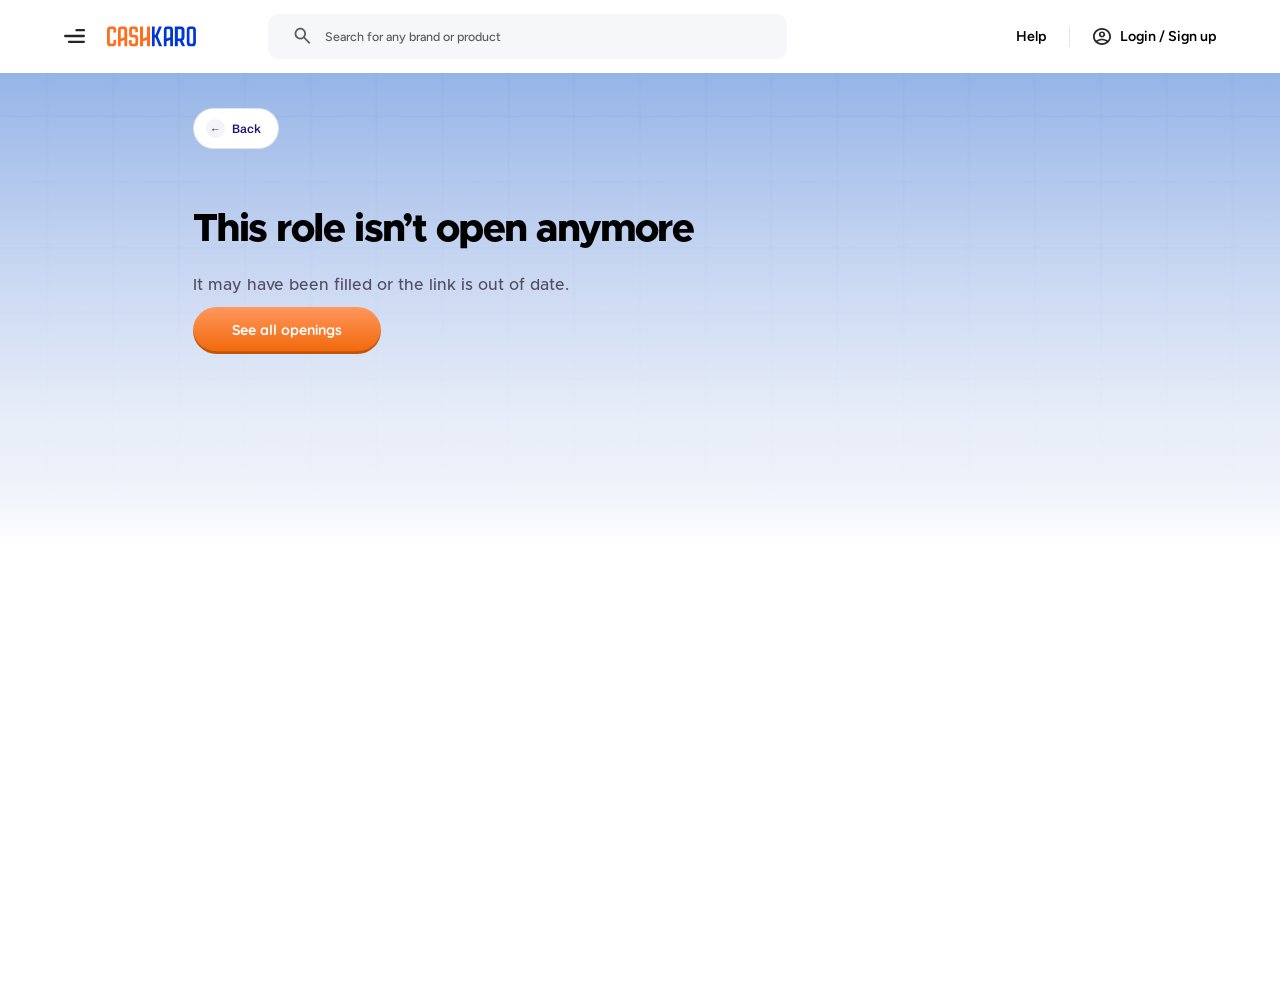
<file: job.html>
<!DOCTYPE html>
<html lang="en">
<head>
  <meta charset="UTF-8" />
  <meta name="viewport" content="width=device-width, initial-scale=1" />
  <title>Careers at CashKaro</title>
  <link rel="preconnect" href="https://fonts.googleapis.com" />
  <link rel="preconnect" href="https://fonts.gstatic.com" crossorigin />
  <link href="https://fonts.googleapis.com/css2?family=Figtree:wght@500;600&family=Quicksand:wght@700&family=Schibsted+Grotesk:wght@600&display=swap" rel="stylesheet" />
  <link rel="stylesheet" href="styles.css" />
  <link rel="stylesheet" href="jobs.css" />
  <link rel="stylesheet" href="job.css" />
</head>
<body class="jobs-page job-page">
  <!-- Sky backdrop (Figma 263:31516 + 263:31517), shared with the listing -->
  <div class="jobs-sky" aria-hidden="true">
    <div class="jobs-sky__grid"></div>
  </div>

  <!-- CashKaro site header (Figma 249:31294) -->
  <header class="ck-header">
    <div class="ck-header__start">
      <button class="ck-header__menu" type="button" aria-label="Menu"><img src="assets/ck-menu.svg" alt="" /></button>
      <a class="ck-header__logo" href="https://cashkaro.com"><img src="assets/ck-logo.svg" alt="CashKaro" /></a>
      <form class="ck-header__search" role="search">
        <label class="visually-hidden" for="ck-query">Search CashKaro</label>
        <img class="ck-header__search-icon" src="assets/ck-search.svg" alt="" />
        <input id="ck-query" type="search" placeholder="Search for any brand or product" autocomplete="off" />
      </form>
    </div>
    <nav class="ck-header__end">
      <a class="ck-header__help" href="#">Help</a>
      <a class="ck-header__login" href="#"><img src="assets/ck-account.svg" alt="" />Login / Sign up</a>
    </nav>
  </header>

  <main class="job">
    <!-- Back pill (Figma 263:31532) -->
    <a class="jobs-back" href="jobs.html">
      <span class="jobs-back__icon" aria-hidden="true">&larr;</span>
      Back
    </a>

    <!-- Role heading (Figma 263:31547) with the top Apply button (263:31564) level with the title -->
    <div class="job__head">
      <p class="job__category"></p>
      <h1 class="job__title"></h1>
      <a class="job-apply job__apply-top" href="#">Apply Now</a>
      <div class="job__meta">
        <span class="job__type"></span>
        <img src="assets/detail-divider.svg" alt="" />
        <span class="job__location"></span>
      </div>
    </div>

    <!-- Description (Figma 263:31560) -->
    <div class="job__body">
      <section class="job__section">
        <h2>About the role:</h2>
        <p class="job__about"></p>
      </section>
      <section class="job__section">
        <h2>What you will do:</h2>
        <ul class="job__responsibilities"></ul>
      </section>
      <section class="job__section">
        <h2>Life at CashKaro:</h2>
        <ul class="job__life"></ul>
      </section>
      <a class="job-apply job__apply-bottom" href="#">Apply Now</a>
    </div>

    <div class="job__missing" hidden>
      <h1 class="job__title">This role isn’t open anymore</h1>
      <p>It may have been filled or the link is out of date.</p>
      <a class="job-apply" href="jobs.html">See all openings</a>
    </div>
  </main>

  <script>
    // Same fit as the home page: the 1440px design scaled to the viewport width (jobs.css applies it on desktop)
    function fitPage() {
      var scale = document.documentElement.clientWidth / 1440;
      document.documentElement.style.setProperty("--page-scale", scale);
    }
    fitPage();
    window.addEventListener("resize", fitPage);
  </script>
  <script src="jobs-data.js"></script>
  <script src="job.js"></script>
</body>
</html>
</file>
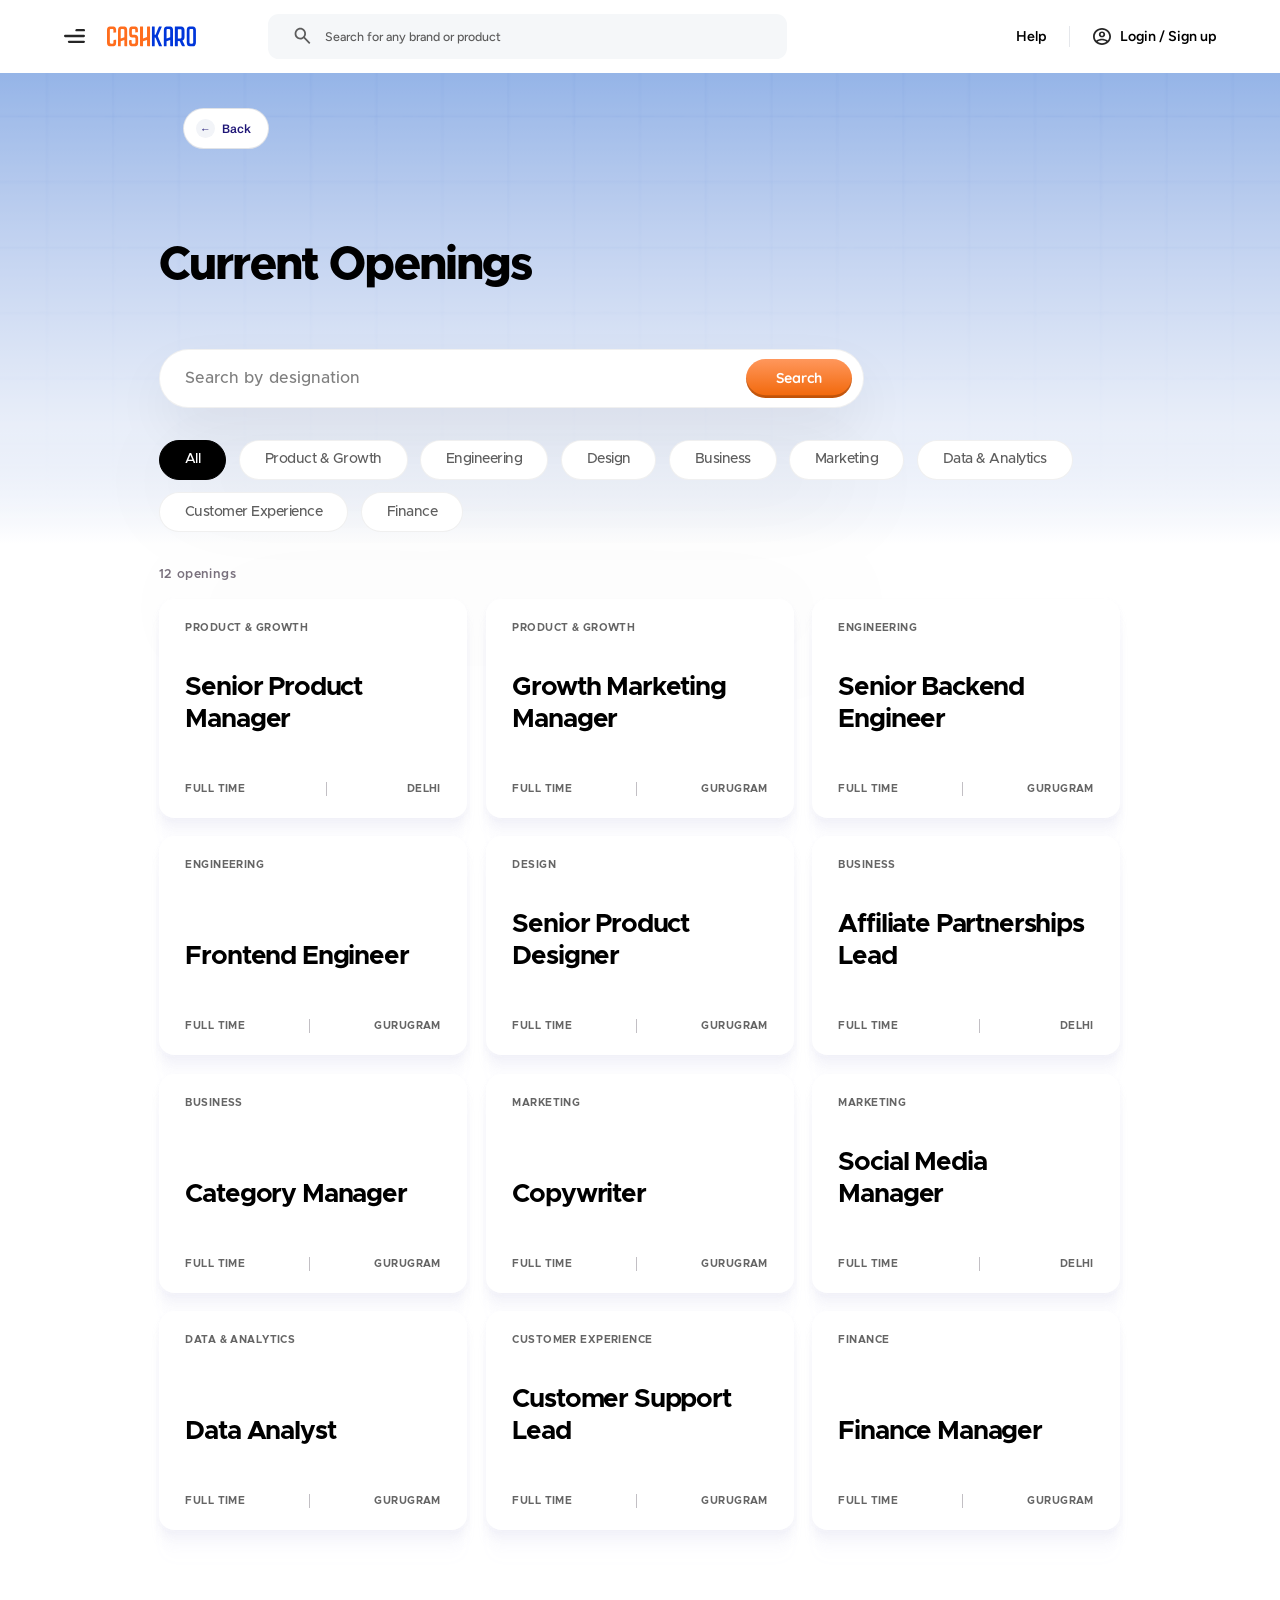
<file: jobs.html>
<!DOCTYPE html>
<html lang="en">
<head>
  <meta charset="UTF-8" />
  <meta name="viewport" content="width=device-width, initial-scale=1" />
  <title>Openings · Careers at CashKaro</title>
  <link rel="preconnect" href="https://fonts.googleapis.com" />
  <link rel="preconnect" href="https://fonts.gstatic.com" crossorigin />
  <link href="https://fonts.googleapis.com/css2?family=Figtree:wght@500;600&family=Quicksand:wght@700&family=Schibsted+Grotesk:wght@600&display=swap" rel="stylesheet" />
  <link rel="stylesheet" href="styles.css" />
  <link rel="stylesheet" href="jobs.css" />
</head>
<body class="jobs-page">
  <!-- Sky backdrop (Figma 249:30223 + 249:30224): blue fade with the grid soft-lit over it -->
  <div class="jobs-sky" aria-hidden="true">
    <div class="jobs-sky__grid"></div>
  </div>

  <!-- CashKaro site header (Figma 249:31294) -->
  <header class="ck-header">
    <div class="ck-header__start">
      <button class="ck-header__menu" type="button" aria-label="Menu"><img src="assets/ck-menu.svg" alt="" /></button>
      <a class="ck-header__logo" href="https://cashkaro.com"><img src="assets/ck-logo.svg" alt="CashKaro" /></a>
      <form class="ck-header__search" role="search">
        <label class="visually-hidden" for="ck-query">Search CashKaro</label>
        <img class="ck-header__search-icon" src="assets/ck-search.svg" alt="" />
        <input id="ck-query" type="search" placeholder="Search for any brand or product" autocomplete="off" />
      </form>
    </div>
    <nav class="ck-header__end">
      <a class="ck-header__help" href="#">Help</a>
      <a class="ck-header__login" href="#"><img src="assets/ck-account.svg" alt="" />Login / Sign up</a>
    </nav>
  </header>

  <main class="jobs">
    <!-- Back pill (Figma 249:30239) -->
    <a class="jobs-back" href="index.html">
      <span class="jobs-back__icon" aria-hidden="true">&larr;</span>
      Back
    </a>

    <h1 class="jobs__title">Current Openings</h1>

    <form class="jobs-search" role="search">
      <label class="visually-hidden" for="jobs-query">Search roles</label>
      <input class="jobs-search__input" id="jobs-query" type="search" placeholder="Search by designation" autocomplete="off" />
      <button class="jobs-search__button" type="submit">Search</button>
    </form>

    <div class="jobs-filters" role="group" aria-label="Filter by team"></div>

    <p class="jobs__count" aria-live="polite"></p>
    <div class="jobs-grid"></div>
    <p class="jobs__empty" hidden>No roles match that search. Try another designation or location.</p>
  </main>

  <script>
    // Same fit as the home page: the 1440px design scaled to the viewport width (jobs.css applies it on desktop)
    function fitPage() {
      var scale = document.documentElement.clientWidth / 1440;
      document.documentElement.style.setProperty("--page-scale", scale);
    }
    fitPage();
    window.addEventListener("resize", fitPage);
  </script>
  <script src="jobs-data.js"></script>
  <script src="jobs.js"></script>
</body>
</html>
</file>
<file: styles.css>
@font-face {
  font-family: "Metropolis";
  src: url("assets/fonts/Metropolis-Medium.otf") format("opentype");
  font-weight: 500;
  font-style: normal;
  font-display: swap;
}

@font-face {
  font-family: "Metropolis";
  src: url("assets/fonts/Metropolis-Regular.otf") format("opentype");
  font-weight: 400;
  font-style: normal;
  font-display: swap;
}

@font-face {
  font-family: "Metropolis";
  src: url("assets/fonts/Metropolis-SemiBold.otf") format("opentype");
  font-weight: 600;
  font-style: normal;
  font-display: swap;
}

@font-face {
  font-family: "Metropolis";
  src: url("assets/fonts/Metropolis-MediumItalic.otf") format("opentype");
  font-weight: 500;
  font-style: italic;
  font-display: swap;
}

@font-face {
  font-family: "Metropolis";
  src: url("assets/fonts/Metropolis-Bold.otf") format("opentype");
  font-weight: 700;
  font-style: normal;
  font-display: swap;
}

@font-face {
  font-family: "Metropolis";
  src: url("assets/fonts/Metropolis-ExtraBold.otf") format("opentype");
  font-weight: 800;
  font-style: normal;
  font-display: swap;
}

:root {
  --ink: #201227;
  --ink-input: #2b1935;
  --navy: #0c0757;
  --orange-top: #ff975c;
  --orange-bottom: #f16607;
  --card-border: rgba(255, 255, 255, 0.22);
  --card-shadow:
    0 0 0 2.215px var(--card-border),
    0 67.564px 18.829px 0 rgba(0, 0, 0, 0),
    0 43.197px 17.722px 0 rgba(0, 0, 0, 0.01),
    0 24.367px 14.399px 0 rgba(0, 0, 0, 0.05),
    0 11.076px 11.076px 0 rgba(0, 0, 0, 0.09),
    0 2.215px 5.538px 0 rgba(0, 0, 0, 0.1);
}

*,
*::before,
*::after {
  box-sizing: border-box;
}

html,
body {
  margin: 0;
  padding: 0;
  background: #fff;
}

body {
  -webkit-font-smoothing: antialiased;
  -moz-osx-font-smoothing: grayscale;
}

p {
  margin: 0;
}

img {
  display: block;
}

.visually-hidden {
  position: absolute;
  width: 1px;
  height: 1px;
  margin: -1px;
  padding: 0;
  overflow: hidden;
  clip: rect(0 0 0 0);
  white-space: nowrap;
  border: 0;
}

/* ---------- CashKaro site header (Figma 249:31294 / 255:31352), shared by index and jobs ---------- */

.ck-header {
  position: relative;
  display: flex;
  align-items: center;
  justify-content: space-between;
  height: 82px;
  padding: 0 72px;
  background: #fff;
  font-family: "Figtree", sans-serif;
}

.ck-header__start {
  flex: 1;
  display: flex;
  align-items: center;
  gap: 24px;
  min-width: 0;
}

.ck-header__menu {
  display: flex;
  align-items: center;
  justify-content: center;
  width: 24px;
  height: 16.364px;
  padding: 0;
  border: 0;
  background: none;
  cursor: pointer;
}

.ck-header__menu img,
.ck-header__logo img {
  display: block;
}

.ck-header__logo img {
  width: 101px;
  height: 25.25px;
}

/* Grey search field, 584px at most, 56px in from the logo */
.ck-header__search {
  position: relative;
  flex: 1;
  max-width: 584px;
  margin: 0 0 0 56px;
}

.ck-header__search-icon {
  position: absolute;
  left: 27px;
  top: 50%;
  width: 24px;
  height: 29px;
  /* The exported glyph is upside down (handle top-right); Figma shows it flipped */
  transform: translateY(-50%) scaleY(-1);
}

.ck-header__search input {
  width: 100%;
  height: 50px;
  padding: 0 12px 0 65px;
  border: 0;
  border-radius: 12px;
  outline: none;
  background: #f5f7f9;
  font-family: inherit;
  font-weight: 500;
  font-size: 14px;
  color: #262626;
}

.ck-header__search input::placeholder {
  color: #5c5c5c;
  opacity: 1;
}

.ck-header__end {
  display: flex;
  align-items: center;
  flex-shrink: 0;
  font-weight: 600;
  font-size: 16px;
  line-height: 24px;
}

.ck-header__end a {
  color: #000;
  text-decoration: none;
}

.ck-header__help {
  padding: 0 26px 0 24px;
  border-right: 2px solid #e5e7eb;
}

.ck-header__login {
  display: flex;
  align-items: center;
  gap: 8px;
  padding-left: 24px;
}

/* Account icon: 20px glyph in a 24px box */
.ck-header__login img {
  width: 20px;
  height: 20px;
  margin: 2px;
}

/* ---------- Page canvas (Figma frame "final" 1440 × 2371) ---------- */

.page {
  position: relative;
  width: 1440px;
  /* No fixed height: the canvas ends where Life at CashKaro ends, and the footer section follows */
  margin: 0;
  /* clip (not hidden) so the pinned hero can stick to the viewport */
  overflow: clip;
  /* Scale the 1440px Figma frame to the viewport width (set in index.html) */
  zoom: var(--page-scale, 1);
  background: #fff;
}

/* Header sits above the hero, whose beams and glow bleed upward past the track */
.page > .ck-header {
  z-index: 1;
}

.hero-track {
  position: relative;
  /* Hero height + the scroll distance the background stays pinned for:
     until the second card row (centre at 1273px) is half scrolled past the top */
  height: 2273px;
  isolation: isolate;
  /* Scroll progress, written by scroll.js */
  --move: 0;
  /* Cursor offset, written by parallax.js once the mouse moves */
  --px: 0;
  --py: 0;
  --swap: 0;
}

.hero__bg {
  position: sticky;
  top: 0;
  height: 1000px;
}

/* Foreground content scrolls normally over the pinned background */
.hero {
  position: absolute;
  /* Lifted 80px so the job cards peek into the first screen under the site header */
  inset: -80px 0 80px;
}

/* ---------- Background stack ---------- */

.hero__grid {
  position: absolute;
  left: 0;
  top: 0;
  width: 1440px;
  height: 1000px;
}

.hero__fade {
  position: absolute;
  left: 0;
  top: 229.69px;
  width: 1440px;
  height: 770.31px;
  background: linear-gradient(to bottom, rgba(12, 7, 87, 0), var(--navy));
}

.hero__ellipse {
  position: absolute;
  left: -56.22px;
  top: -638.6px;
  width: 1552.44px;
  height: 1552.44px;
  max-width: none;
  mix-blend-mode: plus-lighter;
}

.hero__top-glow {
  position: absolute;
  left: -1360px;
  top: 0;
  width: 2800px;
  height: 543.394px;
  max-width: none;
  mix-blend-mode: plus-lighter;
}

.hero__vignette {
  position: absolute;
  left: 0;
  top: 0;
  width: 1440px;
  height: 1000px;
}

.hero__beams {
  position: absolute;
  left: -804.56px;
  top: -650.9px;
  width: 3048.39px;
  height: 1776.1px;
  max-width: none;
  overflow: visible;
}

/* ---------- Sun rays: shadows + light fan out from the center once, then drift right to left forever ---------- */

.hero__rig {
  position: absolute;
  inset: 0;
  /* Point where the beams converge, so a one-fan rotation lines up seamlessly */
  transform-origin: 720px -1370px;
  animation:
    rays-expand 2.6s ease-out 0.4s both,
    rays-drift 42s linear 3s infinite;
}

/* Copy of the 5-beam fan rotated one fan-width (77deg) to the right, hidden until the intro ends */
.hero__beams--next {
  transform-origin: 1524.56px -719.1px;
  transform: rotate(-77deg);
}

.hero__beams--next,
.hero__beams-next {
  animation: rays-intro 0s 3s both;
}

.hero__rig-light {
  position: absolute;
  inset: 0;
  mix-blend-mode: plus-lighter;
  animation: rays-intro 2.6s ease-out 0.4s both;
}

.hero__dim {
  position: absolute;
  inset: 0;
  background: #000;
  pointer-events: none;
  animation: hero-dim 2.4s ease-out both;
}

@keyframes rays-expand {
  from {
    transform: rotate(0deg) scaleX(0.05);
  }
  to {
    transform: rotate(0deg) scaleX(1);
  }
}

@keyframes rays-drift {
  from {
    transform: rotate(0deg);
  }
  to {
    transform: rotate(77deg);
  }
}

@keyframes rays-intro {
  from {
    opacity: 0;
  }
  to {
    opacity: 1;
  }
}

@media (prefers-reduced-motion: reduce) {
  .hero__rig,
  .hero__rig-light,
  .hero__beams--next,
  .hero__beams-next,
  .hero__dim {
    animation: none;
  }

  .hero__dim {
    opacity: 0;
  }
}

@keyframes hero-dim {
  from {
    opacity: 0.75;
  }
  to {
    opacity: 0;
  }
}

/* ---------- Headline ---------- */

.headline {
  position: absolute;
  inset: 0;
  margin: 0;
  pointer-events: none;
  /* Headline shrunk 15% around the centre of the two lines */
  scale: 0.85;
  transform-origin: 720px 295px;
}

.headline__glow,
.headline__line {
  position: absolute;
  max-width: none;
}

.headline__line {
  opacity: 0.85;
}

.headline__glow {
  transition: opacity 0.6s ease-out;
}

.is-scribbling .headline__glow {
  opacity: 0;
}

.is-scribbling img.headline__line,
.is-boiling img.headline__line {
  visibility: hidden;
}

.headline__glow--1 {
  left: 415.78px;
  top: 166.44px;
  width: 608.436px;
  height: 119.222px;
}

.headline__line--1 {
  left: 428.867px;
  top: 179.523px;
  width: 582.265px;
  height: 93.051px;
}

.headline__glow--2 {
  left: 211.01px;
  top: 279.23px;
  width: 1017.975px;
  height: 144.575px;
}

.headline__line--2 {
  left: 224.37px;
  top: 292.574px;
  width: 991.26px;
  height: 117.877px;
}

/* ---------- Search bar ---------- */

.search {
  position: absolute;
  /* Centered on the same point as the previous two-field bar */
  left: 360px;
  top: 449.393px;
  width: 720px;
  height: 76px;
  box-sizing: border-box;
  display: flex;
  align-items: center;
  justify-content: center;
  gap: 24px;
  padding: 12px 12px 12px 44px;
  margin: 0;
  overflow: clip;
  background: #fff;
  border: 2px solid rgba(0, 0, 0, 0.06);
  border-radius: 88px;
  box-shadow:
    0 717px 201px 0 rgba(0, 0, 0, 0),
    0 459px 183px 0 rgba(0, 0, 0, 0.01),
    0 258px 155px 0 rgba(0, 0, 0, 0.03),
    0 115px 115px 0 rgba(0, 0, 0, 0.05),
    0 29px 63px 0 rgba(0, 0, 0, 0.06);
}

.search__field {
  display: flex;
  align-items: center;
  width: 499px;
  flex-shrink: 0;
}

.search__input {
  width: 100%;
  padding: 0;
  margin: 0;
  border: 0;
  outline: none;
  background: transparent;
  font-family: "Metropolis", sans-serif;
  font-weight: 500;
  font-size: 18px;
  line-height: normal;
  letter-spacing: -0.72px;
  color: var(--ink-input);
}

.search__input::placeholder {
  color: var(--ink-input);
  opacity: 0.3;
}

.search__button {
  position: relative;
  flex-shrink: 0;
  display: flex;
  align-items: center;
  justify-content: center;
  height: 52px;
  padding: 20px 44px;
  overflow: clip;
  border: 0;
  border-radius: 44px;
  background: linear-gradient(to bottom, var(--orange-top), var(--orange-bottom));
  box-shadow: inset 0 -3px 0 0 rgba(0, 0, 0, 0.2);
  cursor: pointer;
  font-family: "Quicksand", sans-serif;
  font-weight: 700;
  font-size: 16px;
  line-height: 1.5;
  color: #fff;
  white-space: nowrap;
}

.search__button:hover {
  filter: brightness(1.05);
}

/* ---------- "Current JOB Openings" ---------- */

.openings-label {
  position: absolute;
  left: 599.5px;
  top: 631px;
  font-family: "Metropolis", sans-serif;
  font-weight: 700;
  font-size: 18px;
  line-height: normal;
  letter-spacing: 0.54px;
  text-transform: uppercase;
  white-space: nowrap;
  color: #fff;
  opacity: 0.3;
}

/* ---------- Floating photos ---------- */

.photo {
  position: absolute;
  display: flex;
  align-items: center;
  justify-content: center;
}

.photo--right {
  left: 1142.1px;
  top: 79.94px;
  width: 229.793px;
  height: 243.331px;
}

.photo--left {
  left: 40px;
  top: 229.56px;
  width: 198.482px;
  height: 220.444px;
}

.photo__card {
  position: relative;
  flex: none;
  width: 164px;
  height: 192px;
  overflow: clip;
  background: #fff;
  border-radius: 26.582px;
  box-shadow: var(--card-shadow);
}

.photo--right .photo__card {
  rotate: 25.01deg;
}

.photo--left .photo__card {
  rotate: 168.69deg;
  scale: 1 -1;
}

.photo__img-wrap {
  position: absolute;
  display: flex;
  align-items: center;
  justify-content: center;
  transform: translateX(-50%);
}

.photo--right .photo__img-wrap {
  left: calc(50% + 0.76px);
  top: -5.1px;
  width: 170.759px;
  height: 301.408px;
}

.photo--left .photo__img-wrap {
  left: calc(50% + 0.71px);
  top: -2.4px;
  width: 181.184px;
  height: 315.677px;
}

.photo__img {
  flex: none;
  max-width: none;
  object-fit: cover;
  pointer-events: none;
}

.photo--right .photo__img {
  width: 169.112px;
  height: 300.484px;
  rotate: -0.31deg;
}

.photo--left .photo__img {
  width: 174.105px;
  height: 311.78px;
  rotate: 178.69deg;
  scale: 1 -1;
}

.photo-clip {
  position: absolute;
  display: flex;
  align-items: center;
  justify-content: center;
}

.photo-clip--right {
  left: 1291.48px;
  top: 89.68px;
  width: 26.552px;
  height: 38.791px;
}

.photo-clip--left {
  left: 105.24px;
  top: 219.14px;
  width: 19.001px;
  height: 38.855px;
}

.photo-clip__inner {
  position: relative;
  flex: none;
  width: 11.93px;
  height: 37.238px;
}

.photo-clip--right .photo-clip__inner {
  rotate: 25deg;
}

.photo-clip--left .photo-clip__inner {
  rotate: 168.69deg;
  scale: 1 -1;
}

.photo-clip__inner img {
  position: absolute;
  inset: -2.69% -16.77% -8.06% -16.76%;
  width: calc(100% + 16.77% + 16.76%);
  height: calc(100% + 2.69% + 8.06%);
  max-width: none;
}

/* ---------- Job cards ---------- */

.job-card {
  display: flex;
  flex-direction: column;
  align-items: flex-start;
  width: 346.8px;
  height: 246.73px;
  padding: 25.5px 29.75px;
  overflow: clip;
  background: #fff;
  border-radius: 17px;
  box-shadow: var(--card-shadow);
  text-decoration: none;
  color: var(--ink);
}

.job-card--front {
  position: absolute;
  left: 546.6px;
  top: 736.606px;
}

.job-card-slot {
  position: absolute;
  top: 728.281px;
  width: 396.185px;
  height: 323.306px;
  display: flex;
  align-items: center;
  justify-content: center;
}

.job-card-slot--back-right {
  left: 605.633px;
}

.job-card-slot--back-left {
  left: 412.716px;
}

.job-card--back {
  flex: none;
}

.job-card__body {
  display: flex;
  flex-direction: column;
  align-items: flex-start;
  gap: 53.38px;
  width: 100%;
}

.job-card__head {
  display: flex;
  flex-direction: column;
  align-items: flex-start;
  justify-content: space-between;
  width: 100%;
  height: 127.5px;
  font-family: "Metropolis", sans-serif;
  font-weight: 700;
  line-height: 1.22;
}

.job-card__category {
  width: 100%;
  font-size: 11.9px;
  letter-spacing: 0.476px;
  color: #000000;
  opacity: 0.6;
}

.job-card__title {
  width: 100%;
  font-size: 29.557px;
  letter-spacing: -1.3183px;
  color: #000000;
}

.job-card__meta {
  display: flex;
  align-items: center;
  justify-content: space-between;
  width: 100%;
}

.job-card__meta span {
  font-family: "Metropolis", sans-serif;
  font-weight: 700;
  font-size: 11.9px;
  line-height: 1.22;
  letter-spacing: 0.476px;
  text-transform: uppercase;
  white-space: nowrap;
  color: #000000;
  opacity: 0.6;
}

.job-card__meta img {
  width: 1px;
  height: 14.871px;
  margin: 0 -0.5px;
}

/* ---------- Intro reveal: search, then right photo, then left photo ---------- */

.search {
  animation: soft-appear 1.2s cubic-bezier(0.22, 1, 0.36, 1) 1.8s both;
}

.photo--right,
.photo-clip--right {
  animation:
    soft-appear 1.2s cubic-bezier(0.22, 1, 0.36, 1) 2.5s both,
    photo-float 6.5s ease-in-out 2.5s infinite;
}

.photo--left,
.photo-clip--left {
  animation:
    soft-appear 1.2s cubic-bezier(0.22, 1, 0.36, 1) 3.1s both,
    photo-float 7.5s ease-in-out 3.1s infinite reverse;
}

.openings-label {
  animation: soft-appear 1.2s cubic-bezier(0.22, 1, 0.36, 1) 3.4s both;
}

/* Job cards are dealt: the centre card slides in from below, then the side cards slide out from under it (right, then left) */
.job-card--front {
  animation: deal-in 0.9s cubic-bezier(0.22, 1.2, 0.36, 1) 3.8s both;
}

.job-card-slot--back-right {
  animation: fan-out-right 0.8s cubic-bezier(0.34, 1.3, 0.64, 1) 4.55s both;
}

.job-card-slot--back-left {
  animation: fan-out-left 0.8s cubic-bezier(0.34, 1.3, 0.64, 1) 4.75s both;
}

@keyframes deal-in {
  from {
    opacity: 0;
    transform: translate(-40px, 560px) rotate(-12deg);
  }
  30% {
    opacity: 1;
  }
}

/* Each slot starts centred on the front card, so the card hides beneath it */
@keyframes fan-out-right {
  from {
    opacity: 0;
    transform: translateX(-367.2px);
  }
  1% {
    opacity: 1;
  }
}

@keyframes fan-out-left {
  from {
    opacity: 0;
    transform: translateX(367.241px);
  }
  1% {
    opacity: 1;
  }
}

/* ---------- Floating + draggable photos ---------- */

/* Pins float around their card's centre so they stay attached */
.photo-clip--right {
  transform-origin: -34.47px 111.92px;
}

.photo-clip--left {
  transform-origin: 34px 120.64px;
}

.photo,
.photo-clip {
  cursor: grab;
  touch-action: none;
  user-select: none;
  -webkit-user-drag: none;
  transition: scale 0.25s ease-out;
}

.photo img,
.photo-clip img {
  -webkit-user-drag: none;
}

.photo.is-dragging,
.photo-clip.is-dragging {
  z-index: 10;
  cursor: grabbing;
  scale: 1.04;
}

@keyframes photo-float {
  0%,
  100% {
    translate: 0 0;
    rotate: 0deg;
  }
  25% {
    translate: 2px -7px;
    rotate: 1.4deg;
  }
  50% {
    translate: -1px -11px;
    rotate: -0.6deg;
  }
  75% {
    translate: -3px -5px;
    rotate: -1.6deg;
  }
}

@keyframes soft-appear {
  from {
    opacity: 0;
    transform: translateY(16px) scale(0.98);
    filter: blur(8px);
  }
}

@media (prefers-reduced-motion: reduce) {
  .search,
  .photo,
  .photo-clip,
  .openings-label,
  .job-card--front,
  .job-card-slot {
    animation: none;
  }
}

/* ---------- Job card row: the three cards sit in a line ---------- */

/* Label scrolls with the page above the cards */
.openings {
  position: absolute;
  inset: 0;
  pointer-events: none;
}

.job-card-slot--back-left {
  translate: -258.016px -29.964px;
}

.job-card-slot--back-right {
  translate: 283.475px -29.964px;
}

/* ---------- Second card row: appears when scrolled into view ---------- */

.job-row {
  position: absolute;
  left: 179.4px;
  top: 1003.736px;
  display: flex;
  gap: 20.4px;
}

.job-row:not(.is-visible) .job-card {
  opacity: 0;
}

/* Centre, then right, then left — same order as the stack above */
.job-row.is-visible .job-card--row-centre {
  animation: soft-appear 1.2s cubic-bezier(0.22, 1, 0.36, 1) 0s both;
}

.job-row.is-visible .job-card--row-right {
  animation: soft-appear 1.2s cubic-bezier(0.22, 1, 0.36, 1) 0.3s both;
}

.job-row.is-visible .job-card--row-left {
  animation: soft-appear 1.2s cubic-bezier(0.22, 1, 0.36, 1) 0.6s both;
}

@media (prefers-reduced-motion: reduce) {
  .job-row .job-card {
    animation: none !important;
  }
}

/* ---------- "View all Jobs" button: 60px below the second card row ---------- */

.view-jobs {
  position: absolute;
  left: 720px;
  /* job-row top + card height + 60px */
  top: 1310.466px;
  translate: -50% 0;
  display: flex;
  align-items: center;
  justify-content: center;
  padding: 20px 80px;
  overflow: clip;
  background: linear-gradient(to bottom, #ff975c, #f16607);
  border-radius: 44px;
  box-shadow: inset 0 -3px 0 0 rgba(0, 0, 0, 0.2);
  font-family: "Quicksand", sans-serif;
  font-weight: 700;
  font-size: 16px;
  line-height: 1.5;
  color: #fff;
  text-decoration: none;
  white-space: nowrap;
}

/* ---------- Mouse parallax: hero layers drift by depth, background away from the cursor, foreground towards it ---------- */

.hero__photos {
  position: absolute;
  inset: 0;
  pointer-events: none;
}

.hero__photos .photo,
.hero__photos .photo-clip {
  pointer-events: auto;
}

/* translate composes with the transform/rotate/scale the layers already animate */
.hero__grid,
.hero__fade {
  scale: 1.05;
  translate: calc(var(--px) * -24px) calc(var(--py) * -16px);
}

.hero__ellipse,
.hero__top-glow,
.hero__rig--shadows,
.hero__rig-light {
  translate: calc(var(--px) * -10px) calc(var(--py) * -7px);
}

.headline__glow,
.headline__line {
  translate: calc(var(--px) * 20px) calc(var(--py) * 13px);
}

.search {
  translate: calc(var(--px) * 32px) calc(var(--py) * 21px);
}

.hero__photos {
  translate: calc(var(--px) * 54px) calc(var(--py) * 36px);
}

/* ---------- Torn paper: rises over the pinned background after the card grid ---------- */

.paper {
  position: relative;
  z-index: 1;
  /* Tear edge sits 1640px down the hero track, ~120px below the "View all Jobs" button */
  margin-top: -633px;
  /* Ends with Why CashKaro (core values) */
  height: 4046.8px;
  /* Parallax: the tear climbs up to 400px faster than the scroll as it crosses the viewport (--rise from paper.js) */
  --rise: 0;
  translate: 0 calc(var(--rise) * -400px);
}

@media (prefers-reduced-motion: reduce) {
  .paper {
    translate: none;
  }
}

.paper__tear {
  position: absolute;
  /* 120px of room above the tear for its glow and shadow */
  top: -120px;
  left: 0;
  width: 1440px;
  height: 280px;
  /* Paths run past the bottom so the roughened edges only show along the tear */
  overflow: hidden;
}

/* The sheet below the torn top edge (which runs ~50–110px down) */
.paper__sheet {
  position: absolute;
  top: 0;
  left: 0;
  width: 1440px;
  height: 4046.8px;
  /* Cut to the torn top edge (#sheet-clip, burned forward by paper.js) */
  clip-path: url(#sheet-clip);
}

/* ---------- Life at CashKaro: pinned under the paper's bottom tear, then slides sideways (life.js) ---------- */

.life {
  position: relative;
  /* Follows About CashKaro directly: pulled up by the 400px the paper has risen (its translate) */
  margin-top: -400px;
  /* Pinned while the strip slides through (1884px) and holds a moment at the end */
  height: 3499px;
}

.life__view {
  position: sticky;
  top: 0;
  height: 900px;
  overflow: hidden;
  background: #fff;
}

/* Figma "Frame 2147229488" (169:82): slides left by its overflow (3324 - 1440) as --slide goes 0 → 1 */
.life__strip {
  position: absolute;
  top: 0;
  left: 0;
  width: 3324px;
  height: 800px;
  translate: calc(var(--slide, 0) * -1884px) 0;
}

/* Parallax wrapper: sits at the strip's origin so its piece keeps its Figma position, and is shifted by its
   depth as the strip slides (--px) and as the section is revealed (--py), both from life.js */
.life-layer {
  position: absolute;
  left: 0;
  top: 0;
  translate: calc(var(--px, 0) * 1px) calc(var(--py, 0) * 1px);
  will-change: translate;
}

/* Hand-hatched title: white letters, pencil hatching clipped to them, then a faint outline on top */
.life__title {
  position: absolute;
  left: 458.4px;
  top: 85.68px;
  width: 591.362px;
  height: 62.42px;
  margin: 0;
}

.life__title img {
  position: absolute;
  max-width: none;
}

.life__title-fill {
  left: 0;
  top: 0;
}

.life__title-hatch {
  position: absolute;
  left: -7.672px;
  top: -27.268px;
  width: 609.624px;
  height: 121.374px;
  -webkit-mask: url("assets/life2-title-hatch-mask.svg") 7.672px 27.268px / 591.362px 62.42px no-repeat;
  mask: url("assets/life2-title-hatch-mask.svg") 7.672px 27.268px / 591.362px 62.42px no-repeat alpha;
}

.life__title-hatch img {
  left: -0.29px;
  top: -0.388px;
}

.life__title-outline {
  left: -0.294px;
  top: -0.293px;
}

/* Second group and its repeat: same pieces and positions, shifted one group-width along */
.life__group {
  position: absolute;
  top: 0;
  left: 0;
  width: 0;
  height: 800px;
}

.life__group--repeat {
  left: 1202.93px;
}

.life__text {
  position: absolute;
  margin: 0;
  font-family: "Metropolis", sans-serif;
  font-weight: 500;
  font-style: italic;
  font-size: 20px;
  line-height: 2.4;
  letter-spacing: -0.8px;
  color: #000;
}

/* Each word starts at 50% and inks in to black as the strip slides (--ink from life.js) */
.life__word {
  color: rgb(0 0 0 / var(--ink, 0.5));
}

.life__text--1 {
  left: 193.16px;
  top: 259.12px;
  width: 235.49px;
}

.life__text--2 {
  left: 970.71px;
  top: 259.12px;
  width: 305.12px;
}

/* Handwritten captions with curved arrows pointing at the photos */
.life__note {
  position: absolute;
  margin: 0;
  font-family: "Handlee", cursive;
  font-size: 22px;
  white-space: nowrap;
  color: #fd7020;
}

.life__note--1 {
  left: 320.59px;
  top: 607.15px;
}

.life__note--2 {
  left: 1442.48px;
  top: 609.65px;
}

.life__arrow {
  position: absolute;
  display: flex;
  align-items: center;
  justify-content: center;
}

/* The arrow is drawn upright; each one is flipped and turned into place */
.life__arrow span {
  position: relative;
  flex: none;
  width: 47.058px;
  height: 144.071px;
  scale: 1 -1;
}

.life__arrow img {
  position: absolute;
  left: -0.998px;
  top: 0;
  max-width: none;
}

.life__arrow--1 {
  left: 398.03px;
  top: 636.15px;
  width: 148.735px;
  height: 64.28px;
}

.life__arrow--1 span {
  rotate: -82.99deg;
}

.life__arrow--2 {
  left: 1528.14px;
  top: 618.68px;
  width: 147.884px;
  height: 60.507px;
}

.life__arrow--2 span {
  rotate: -95.44deg;
}

/* Photo cards: white 4px frame around the photo */
.life-photo {
  position: absolute;
  padding: 4px;
  background: #fff;
  border-radius: 16px;
  box-shadow:
    0 108px 43px 0 rgba(0, 0, 0, 0.01),
    0 61px 36px 0 rgba(0, 0, 0, 0.05),
    0 27px 27px 0 rgba(0, 0, 0, 0.09),
    0 7px 15px 0 rgba(0, 0, 0, 0.1);
}

.life-photo__inner {
  position: relative;
  width: 100%;
  height: 100%;
  overflow: clip;
  background: #4b2b12;
  border-radius: 14px;
}

.life-photo__img {
  position: absolute;
  max-width: none;
  object-fit: cover;
}

/* The first group's cards are drawn smaller: thinner frame, rounder-down corners, lighter shadow */
.life-photo--diyas,
.life-photo--snacks {
  padding: 3.334px;
  border-radius: 13.334px;
  box-shadow:
    0 90.005px 35.835px 0 rgba(0, 0, 0, 0.01),
    0 50.836px 30.002px 0 rgba(0, 0, 0, 0.05),
    0 22.501px 22.501px 0 rgba(0, 0, 0, 0.09),
    0 5.834px 12.501px 0 rgba(0, 0, 0, 0.1);
}

.life-photo--diyas .life-photo__inner,
.life-photo--snacks .life-photo__inner {
  border-radius: 11.667px;
}

.life-photo--diyas {
  left: 466.24px;
  top: 333.1px;
  width: 220.012px;
  height: 313.35px;
}

.life-photo--diyas .life-photo__img {
  left: -25.86px;
  top: -35.85px;
  width: 253.595px;
  height: 380.392px;
}

/* Tilted card sits centred in a slot the size of its rotated bounds */
.life-photo-slot {
  position: absolute;
  display: flex;
  align-items: center;
  justify-content: center;
}

.life-photo-slot .life-photo {
  position: relative;
  flex: none;
}

.life-photo-slot--snacks {
  left: 549.47px;
  top: 210.72px;
  width: 272.586px;
  height: 211.277px;
}

.life-photo--snacks {
  width: 253.214px;
  height: 183.441px;
  rotate: -6.59deg;
}

.life-photo--snacks .life-photo__img {
  left: -71.14px;
  top: -187.85px;
  width: 377.476px;
  height: 566.214px;
}

/* Overlaps the diyas card by the same 50.27px the lotus card overlaps it, so the three sit evenly */
.life-photo--plate {
  left: 1441.95px;
  top: 247.12px;
  width: 220px;
  height: 313px;
}

.life-photo--plate .life-photo__img {
  left: -34.416px;
  top: -53.284px;
  width: 280.832px;
  height: 421.248px;
}

.life-photo--diyas-2 {
  left: 1611.68px;
  top: 282.13px;
  width: 240.379px;
  height: 326.971px;
}

.life-photo--diyas-2 .life-photo__img {
  left: -31.03px;
  top: -49.31px;
  width: 280.669px;
  height: 421.003px;
}

.life-photo--lotus {
  left: 1801.79px;
  top: 265.85px;
  width: 251.684px;
  height: 334.393px;
}

/* The photo is turned inside the upright card */
.life-photo--lotus .life-photo__img {
  left: -247.7px;
  top: -371.98px;
  width: 725.31px;
  height: 1087.96px;
  rotate: 6.03deg;
}

/* Soft appear as each piece is uncovered (life.js adds .is-shown), staggered by --delay within its group;
   the photo cards then keep floating gently, each at its own pace (--float) */
.life-reveal {
  opacity: 0;
}

.life-reveal.is-shown {
  opacity: 1;
  animation: soft-appear 1.2s cubic-bezier(0.22, 1, 0.36, 1) var(--delay, 0s) both;
}

.life-float.is-shown {
  animation:
    soft-appear 1.2s cubic-bezier(0.22, 1, 0.36, 1) var(--delay, 0s) both,
    photo-float var(--float, 7s) ease-in-out var(--delay, 0s) infinite;
  /* Some cards float the opposite way round so they don't bob in step (--float-dir) */
  animation-direction: normal, var(--float-dir, normal);
}

@media (prefers-reduced-motion: reduce) {
  .life-reveal,
  .life-reveal.is-shown,
  .life-float.is-shown {
    opacity: 1;
    animation: none;
  }
}

/* ---------- Why CashKaro, core values (Figma 230:29833): sky, heading and a sideways row of value cards (values.js) ---------- */

/* Follows About CashKaro: the Figma frame's top sits 60px into .values, meeting About's bottom edge (1401.09px down
   the sheet). Pinned for the frame's height plus 1598.6px of scroll: a 150px hold, the 1298.6px slide that brings
   the last card in line with the 129px right margin, and another 150px hold. */
.values {
  position: absolute;
  top: 1341.09px;
  left: 0;
  width: 1440px;
  height: 2705.71px;
}

/* Sticky positions ignore the paper's rise translate, so the top offset cancels it out (--rise from paper.js);
   the extra 60px pins the Figma frame's top (not the sheet's) to the top of the viewport */
.values__pin {
  position: sticky;
  top: calc(var(--rise) * 400px - 60px);
  height: 1107.11px;
  overflow: hidden;
  background: #fff;
}

@media (prefers-reduced-motion: reduce) {
  .values__pin {
    top: -60px;
  }
}

.values__frame {
  position: absolute;
  top: 60px;
  left: 0;
  width: 1440px;
  height: 1047.11px;
}

.values__sky {
  position: absolute;
  left: 0;
  top: 0;
  width: 1440px;
  height: 1047.112px;
}

.values__sky img {
  display: block;
  width: 100%;
  height: 100%;
  max-width: none;
}

/* White vignette round the edges (Figma's radial overlay), then a white fade down from the top */
.values__sky::before,
.values__sky::after {
  content: "";
  position: absolute;
  left: 0;
  top: 0;
  width: 100%;
}

.values__sky::before {
  height: 100%;
  background: radial-gradient(1420.1px 1032.7px at 720px 14.436px, rgba(255, 255, 255, 0), #fff);
}

.values__sky::after {
  height: 735.217px;
  background: linear-gradient(to bottom, #fff, rgba(255, 255, 255, 0));
}

/* Figma 230:29833: heading then the five cards, 83px apart, slid left together by up to 1298.6px
   (bringing the last card in line with the 129px right margin) as --slide goes 0 → 1 */
.values__row {
  --slide: 0;
  position: absolute;
  left: 129px;
  top: 158.7px;
  display: flex;
  align-items: center;
  gap: 83px;
  translate: calc(var(--slide) * -1298.6px) 0;
  will-change: translate;
}

/* Figma 225:29565 */
.values__heading {
  flex: none;
  display: flex;
  flex-direction: column;
  gap: 4px;
  font-family: "Metropolis", sans-serif;
  font-weight: 800;
  color: #000;
  white-space: nowrap;
}

.values__eyebrow {
  margin: 0;
  font-size: 16px;
  line-height: 24px;
  letter-spacing: 1.6px;
  text-transform: uppercase;
  opacity: 0.6;
}

.values__title {
  margin: 0;
  font-size: 66px;
  font-weight: 800;
  line-height: 1.66;
  letter-spacing: -2.64px;
}

/* Figma 229:29783: five 362.922px cards, 32px apart */
.values__track {
  display: flex;
  gap: 32px;
  margin: 0;
  padding: 0;
  list-style: none;
}

/* Ticket-shaped card: notched white shape with its shadow baked in (Figma "Exclude") */
.value-card {
  position: relative;
  flex: none;
  width: 362.922px;
  height: 535.742px;
}

.value-card__ticket {
  position: absolute;
  left: -94px;
  top: -16.98px;
  width: 550.922px;
  height: 882.742px;
  max-width: none;
  pointer-events: none;
}

.value-card__photo {
  position: absolute;
  left: 29.92px;
  top: 29.89px;
  width: 303px;
  height: 282px;
  overflow: clip;
  border-radius: 24px;
  background: #f9dfcd;
  box-shadow:
    0 133px 53px 0 rgba(0, 0, 0, 0.01),
    0 75px 45px 0 rgba(0, 0, 0, 0.05),
    0 33px 33px 0 rgba(0, 0, 0, 0.09),
    0 8px 18px 0 rgba(0, 0, 0, 0.1);
}

.value-card__photo img {
  position: absolute;
  left: -145.69px;
  top: -85.87px;
  width: 595.208px;
  height: 595.208px;
  max-width: none;
  object-fit: cover;
}

.value-card__body {
  position: absolute;
  left: 52.81px;
  top: 371.24px;
  width: 257.3px;
  display: flex;
  flex-direction: column;
  align-items: center;
  font-family: "Metropolis", sans-serif;
  text-align: center;
}

.value-card__title {
  margin: 0;
  font-size: 24px;
  font-weight: 700;
  line-height: 32px;
  color: #1b1c1c;
}

.value-card__text {
  display: flex;
  align-items: center;
  justify-content: center;
  width: 255.431px;
  height: 104px;
  margin: 0;
  font-size: 16px;
  font-weight: 400;
  line-height: 26px;
  color: #574336;
}

/* Entrance (values.js adds .is-shown once its top is 40% up the screen): the heading softly appears,
   then the cards rise in one after another */
.values__heading,
.value-card {
  opacity: 0;
}

.values.is-shown .values__heading {
  opacity: 1;
  animation: soft-appear 1.4s cubic-bezier(0.22, 1, 0.36, 1) both;
}

.values.is-shown .value-card {
  opacity: 1;
  animation: rise-in 1.3s cubic-bezier(0.22, 1, 0.36, 1) both;
}

.values.is-shown .value-card:nth-child(1) { animation-delay: 0.25s; }
.values.is-shown .value-card:nth-child(2) { animation-delay: 0.37s; }
.values.is-shown .value-card:nth-child(3) { animation-delay: 0.49s; }
.values.is-shown .value-card:nth-child(4) { animation-delay: 0.61s; }
.values.is-shown .value-card:nth-child(5) { animation-delay: 0.73s; }

@keyframes rise-in {
  from {
    opacity: 0;
    transform: translateY(220px);
  }
}

@media (prefers-reduced-motion: reduce) {
  .values__heading,
  .value-card {
    opacity: 1;
    animation: none !important;
  }
}

/* ---------- Why CashKaro (Figma 201:23021): first on the sheet; About CashKaro follows ---------- */

/* Starts at the top of the sheet, its white fade under the torn edge. Drawn above About so About's
   60px of white above its frame tucks under Why's rounded bottom. */
.why {
  position: absolute;
  z-index: 1;
  top: 0;
  left: 0;
  width: 1440px;
  height: 1401.09px;
  background: #fff;
}

/* Figma "image 6345090": the CashKaro store at sunset, rounded along the bottom */
.why__photo {
  position: absolute;
  left: 0;
  top: 32.78px;
  width: 1440px;
  height: 1368.31px;
  overflow: hidden;
  border-radius: 0 0 44px 44px;
}

.why__photo img {
  position: absolute;
  left: 0;
  top: -8.43%;
  width: 157.04%;
  height: 115.07%;
  max-width: none;
  /* Zoom about the middle of the visible part of the photo */
  transform-origin: 720px 799px;
}

/* why.js: zoomed in until the section scrolls into view, then eases slowly back out */
.why--zoom .why__photo img {
  scale: 1.25;
  transition: scale 4.5s cubic-bezier(0.22, 1, 0.36, 1);
}

.why--zoom.is-visible .why__photo img {
  scale: 1;
}

/* ...while the two cards rise into place from below, the frosted one just behind the white one */
.why--zoom .why__card,
.why--zoom .why__card-back {
  opacity: 0;
  translate: 0 160px;
  transition:
    opacity 1.4s cubic-bezier(0.22, 1, 0.36, 1),
    translate 2s cubic-bezier(0.22, 1, 0.36, 1);
}

.why--zoom .why__card {
  transition-delay: 0.35s;
}

.why--zoom .why__card-back {
  transition-delay: 0.5s;
}

.why--zoom.is-visible .why__card,
.why--zoom.is-visible .why__card-back {
  opacity: 1;
  translate: 0 0;
}

/* Burning torn edge over the bottom of the photo (tear.js), under the cards; its white meets About below */
.why__tear {
  position: absolute;
  left: 0;
  top: 961.09px;
  width: 1440px;
  height: 440px;
  overflow: hidden;
  pointer-events: none;
}

.why__tear-body {
  fill: #fff;
}

.why__fade {
  position: absolute;
  left: 0;
  top: 0;
  width: 1440px;
  height: 647.14px;
  background: linear-gradient(to bottom, #fff 31.301%, rgba(255, 255, 255, 0));
}

/* Figma turns this card 9.19° anticlockwise about its top-left corner */
.why__card-back {
  position: absolute;
  left: 65.34px;
  top: 511.18px;
  width: 604px;
  height: 633px;
  border-radius: 44px;
  background: rgba(255, 255, 255, 0.44);
  -webkit-backdrop-filter: blur(11px);
  backdrop-filter: blur(11px);
  transform-origin: 0 0;
  rotate: -9.188deg;
}

.why__card {
  position: absolute;
  left: 112px;
  top: 472.73px;
  width: 604px;
  height: 633px;
  overflow: clip;
  border-radius: 44px;
  background: #fff;
  box-shadow:
    0 319px 128px 0 rgba(0, 0, 0, 0.01),
    0 179px 108px 0 rgba(0, 0, 0, 0.05),
    0 80px 80px 0 rgba(0, 0, 0, 0.09),
    0 20px 44px 0 rgba(0, 0, 0, 0.1);
}

/* Hand-hatched title: faint letters, pencil hatching clipped to them, then a faint outline on top */
.why__title {
  position: absolute;
  left: 76.03px;
  top: 112.35px;
  width: 451.938px;
  height: 61.74px;
  margin: 0;
}

.why__title img {
  position: absolute;
  max-width: none;
}

/* "About Cashkaro" art scaled to the title's width, centred on its height */
.why__title-art {
  left: 0;
  top: 8.505px;
  width: 451.938px;
  height: 44.73px;
}

.why__title-fill {
  left: 0;
  top: 0;
}

.why__title-hatch {
  position: absolute;
  left: -6.512px;
  top: -28.524px;
  width: 467.183px;
  height: 116.67px;
  -webkit-mask: url("assets/why2-title-hatch-mask.svg") 6.512px 28.524px / 451.938px 61.74px no-repeat;
  mask: url("assets/why2-title-hatch-mask.svg") 6.512px 28.524px / 451.938px 61.74px no-repeat alpha;
}

.why__title-hatch img {
  left: -0.324px;
  top: -0.257px;
}

.why__title-outline {
  left: -0.294px;
  top: -0.29px;
}

.why__text {
  position: absolute;
  left: 61px;
  top: 222.51px;
  width: 481.99px;
  font-family: "Metropolis", sans-serif;
  font-weight: 400;
  font-size: 18px;
  line-height: 43.2px;
  letter-spacing: -0.8px;
  color: #000000;
}

.why__initial,
.why__brand {
  font-weight: 600;
}

.why__initial {
  font-size: 44px;
}

/* ---------- Chalk boil on the section titles (boil.js): the hatching is redrawn like stop-motion chalk ---------- */

[data-boil] img {
  transform-origin: 50% 50%;
}

[data-boil] img.is-boil-hidden {
  visibility: hidden;
}

/* ---------- Site footer (matches cashkaro.com) — lives outside the scaled .page canvas so it stays responsive ---------- */

.site-footer {
  padding: 24px 16px;
  background: #5c5c5c;
  color: #fff;
  font-family: "Metropolis", sans-serif;
}

.site-footer__cols {
  display: flex;
  flex-wrap: wrap;
  align-items: flex-start;
  gap: 24px 40px;
  margin-bottom: 64px;
}

.site-footer__heading {
  margin-bottom: 16px;
  font-size: 14px;
  font-weight: 500;
  line-height: 1;
}

.site-footer__heading--bold {
  font-weight: 600;
}

.site-footer__heading--app {
  margin-top: 24px;
}

.site-footer__col > a {
  display: block;
  margin-bottom: 16px;
  font-size: 14px;
  color: #fff;
  text-decoration: none;
}

.site-footer__col > a:last-child {
  margin-bottom: 0;
}

.site-footer__col > a:hover {
  color: #0fe2ff;
  text-decoration: underline;
}

.site-footer__social,
.site-footer__apps {
  display: flex;
  align-items: center;
  gap: 12px;
}

.site-footer__social a {
  display: flex;
  align-items: center;
  justify-content: center;
  width: 31px;
  height: 31px;
  border-radius: 50%;
  background: #fff;
}

.site-footer__apps img {
  width: 125px;
  height: auto;
}

.site-footer__copy {
  font-size: 12px;
  text-align: center;
}

@media (min-width: 768px) {
  .site-footer {
    padding: 24px 40px;
  }

  .site-footer__cols {
    gap: 40px 80px;
    margin-bottom: 132px;
  }

  .site-footer__heading {
    font-size: 16px;
  }

  .site-footer__apps img {
    width: 140px;
  }

  .site-footer__copy {
    font-size: 14px;
  }
}

@media (min-width: 1024px) {
  .site-footer {
    padding: 24px 80px;
  }

  .site-footer__cols {
    justify-content: space-between;
    gap: 40px 64px;
  }
}

@media (min-width: 1280px) {
  .site-footer {
    padding: 32px 160px;
  }

  .site-footer__cols {
    gap: 40px;
  }
}
</file>
<file: jobs.css>
/* ---------- All openings page (jobs.html) ---------- */

.jobs-page {
  position: relative;
  min-height: 100vh;
  background: #fff;
  color: var(--ink);
}

/* Sky (Figma 249:30223 / 249:30224): blue-to-white fade at the top with the grid image soft-lit over it */
.jobs-sky {
  position: absolute;
  top: 0;
  left: 0;
  right: 0;
  height: 1000px;
  overflow: hidden;
  pointer-events: none;
  background: linear-gradient(to bottom, #3d6ccb, #fff) top / 100% 612.743px no-repeat;
}

.jobs-sky__grid {
  position: absolute;
  top: 0;
  left: 50%;
  /* Figma size, stretched to the full width on wider screens so the sides never fall back to the bare gradient */
  width: max(1777.778px, 100%);
  height: 1000px;
  translate: -50% 0;
  background: url("assets/jobs-sky-grid.png") center / cover no-repeat;
  mix-blend-mode: soft-light;
  /* Fade the grid out under the filter chips so the card area below stays plain white */
  -webkit-mask-image: linear-gradient(to bottom, #000 480px, transparent 600px);
  mask-image: linear-gradient(to bottom, #000 480px, transparent 600px);
}

/* ---------- Listing ---------- */

.jobs {
  position: relative;
  /* Content width = three home cards + two gaps, so search and filters line up with the grid */
  max-width: calc(3 * 346.8px + 2 * 20.4px + 2 * 120px);
  margin: 0 auto;
  padding: 40px 120px 120px;
}

/* Back pill (Figma 249:30239): white, sitting 27px in from the content edge */
.jobs-back {
  display: inline-flex;
  align-items: center;
  gap: 8px;
  margin: 0 0 87px 27px;
  padding: 11px 19px 11px 13px;
  border: 1px solid rgba(1, 25, 70, 0.12);
  border-radius: 999px;
  background: #fff;
  font-family: "Schibsted Grotesk", sans-serif;
  font-weight: 600;
  font-size: 13.5px;
  color: #1f1677;
  text-decoration: none;
  transition: border-color 0.2s;
}

.jobs-back:hover {
  border-color: rgba(1, 25, 70, 0.3);
}

.jobs-back__icon {
  display: flex;
  align-items: center;
  justify-content: center;
  width: 22px;
  height: 22px;
  border-radius: 999px;
  background: #f2f4f8;
  font-family: -apple-system, BlinkMacSystemFont, "Segoe UI", sans-serif;
  font-weight: 600;
  font-size: 12px;
}

/* Title (Figma 249:30227) */
.jobs__title {
  margin: 0 0 51.6px;
  font-family: "Metropolis", sans-serif;
  font-weight: 800;
  font-size: 52px;
  line-height: 1.66;
  letter-spacing: -2.08px;
  color: #000;
}

/* Search (Figma 249:30228): soft-edged white pill with a long shadow, input + orange button */
.jobs-search {
  display: flex;
  align-items: center;
  justify-content: space-between;
  gap: 24px;
  max-width: 793px;
  margin: 0;
  padding: 10px 12px 10px 28px;
  background: #fff;
  border: 2px solid rgba(0, 0, 0, 0.06);
  border-radius: 88px;
  box-shadow:
    0 459px 183px 0 rgba(0, 0, 0, 0.01),
    0 258px 155px 0 rgba(0, 0, 0, 0.03),
    0 115px 115px 0 rgba(0, 0, 0, 0.05),
    0 29px 63px 0 rgba(0, 0, 0, 0.06);
}

.jobs-search__input {
  flex: 1;
  min-width: 0;
  padding: 0;
  border: 0;
  outline: none;
  background: transparent;
  font-family: "Metropolis", sans-serif;
  font-weight: 500;
  font-size: 18px;
  color: #000;
}

.jobs-search__input::placeholder {
  color: #000;
  opacity: 0.5;
}

.jobs-search__button {
  flex-shrink: 0;
  display: flex;
  align-items: center;
  justify-content: center;
  width: 120px;
  height: 44px;
  padding: 0;
  border: 0;
  border-radius: 44px;
  background: linear-gradient(to bottom, #ff975c, #f16607);
  box-shadow: inset 0 -3px 0 0 rgba(0, 0, 0, 0.2);
  cursor: pointer;
  font-family: "Quicksand", sans-serif;
  font-weight: 700;
  font-size: 16px;
  line-height: 1.5;
  color: #fff;
  white-space: nowrap;
}

.jobs-search__button:hover {
  filter: brightness(1.05);
}

/* Team filter chips (Figma 249:30234): white with a faint ring, black when selected */
.jobs-filters {
  display: flex;
  flex-wrap: wrap;
  gap: 14px;
  margin: 36px 0 0;
}

.jobs-filters button {
  height: 45px;
  padding: 0 28px;
  border: 1px solid rgba(0, 0, 0, 0.06);
  border-radius: 44px;
  background: #fff;
  cursor: pointer;
  font-family: "Metropolis", sans-serif;
  font-weight: 500;
  font-size: 16px;
  line-height: 1.66;
  letter-spacing: -0.56px;
  color: #5e5e5e;
  transition: background 0.2s, color 0.2s, border-color 0.2s;
}

.jobs-filters button:hover {
  border-color: rgba(0, 0, 0, 0.2);
}

.jobs-filters button[aria-pressed="true"] {
  background: #000;
  border-color: #000;
  color: #fff;
}

.jobs__count {
  margin: 40px 0 20px;
  font-family: "Metropolis", sans-serif;
  font-weight: 600;
  font-size: 14px;
  letter-spacing: 0.4px;
  opacity: 0.6;
}

/* 3-up grid of the home page cards: same size, shape and type, gap matches the home card row */
.jobs-grid {
  display: grid;
  grid-template-columns: repeat(3, minmax(0, 346.8px));
  justify-content: center;
  gap: 20.4px;
  /* Soft lavender shadow (Figma 261:31460) */
  --card-shadow:
    0 0 0 2.215px var(--card-border),
    0 56px 16px 0 rgba(172, 177, 215, 0),
    0 36px 14px 0 rgba(172, 177, 215, 0.01),
    0 20px 12px 0 rgba(172, 177, 215, 0.05),
    0 9px 9px 0 rgba(172, 177, 215, 0.09),
    0 2px 5px 0 rgba(172, 177, 215, 0.1);
}

.jobs-grid .job-card {
  width: 100%;
  transition: translate 0.25s cubic-bezier(0.22, 1, 0.36, 1), box-shadow 0.25s;
}

.jobs-grid .job-card:hover {
  translate: 0 -6px;
  box-shadow:
    var(--card-shadow),
    0 24px 48px rgba(12, 7, 87, 0.18);
}

/* Cards drift up and fade in after a team filter change */
.jobs-grid .job-card--enter {
  animation: job-card-enter 0.6s cubic-bezier(0.22, 1, 0.36, 1) both;
}

@keyframes job-card-enter {
  from {
    opacity: 0;
    transform: translateY(16px) scale(0.98);
  }
}

@media (prefers-reduced-motion: reduce) {
  .jobs-grid .job-card--enter {
    animation: none;
  }
}

.jobs__empty {
  margin: 40px 0 0;
  font-family: "Metropolis", sans-serif;
  font-weight: 500;
  font-size: 18px;
  opacity: 0.7;
}

/* ---------- Page load: header, then the title block, then the cards, each softly rising in ---------- */

.ck-header {
  animation: jobs-drop-in 0.8s cubic-bezier(0.22, 1, 0.36, 1) both;
}

.jobs-sky {
  animation: jobs-fade 1.2s ease-out both;
}

.jobs-back,
.jobs__title,
.jobs-search,
.jobs-filters,
.jobs__count {
  animation: soft-appear 1s cubic-bezier(0.22, 1, 0.36, 1) both;
}

.jobs-back { animation-delay: 0.15s; }
.jobs__title { animation-delay: 0.25s; }
.jobs-search { animation-delay: 0.4s; }
.jobs-filters { animation-delay: 0.55s; }
.jobs__count { animation-delay: 0.65s; }

/* Cards rise in one after another (--i from jobs.js); after load, filtering re-deals them quickly */
.jobs-grid .job-card {
  animation: soft-appear 0.9s cubic-bezier(0.22, 1, 0.36, 1) both;
  animation-delay: calc(0.75s + var(--i, 0) * 0.07s);
}

.jobs-grid.is-settled .job-card {
  animation-duration: 0.6s;
  animation-delay: calc(var(--i, 0) * 0.04s);
}

@keyframes jobs-drop-in {
  from {
    opacity: 0;
    transform: translateY(-16px);
  }
}

@keyframes jobs-fade {
  from {
    opacity: 0;
  }
}

@media (prefers-reduced-motion: reduce) {
  .ck-header,
  .jobs-sky,
  .jobs-back,
  .jobs__title,
  .jobs-search,
  .jobs-filters,
  .jobs__count,
  .jobs-grid .job-card {
    animation: none;
  }
}

/* ---------- Responsive ---------- */

/* Desktop: scale the page with the home page's --page-scale so the job cards match the home cards' size */
@media (min-width: 1201px) {
  .jobs-page {
    zoom: var(--page-scale, 1);
  }
}

@media (max-width: 1200px) {
  .jobs {
    max-width: calc(3 * 346.8px + 2 * 20.4px + 2 * 48px);
    padding-left: 48px;
    padding-right: 48px;
  }
}

@media (max-width: 1180px) {
  .jobs {
    max-width: calc(2 * 346.8px + 20.4px + 2 * 48px);
  }

  .jobs-grid {
    grid-template-columns: repeat(2, minmax(0, 346.8px));
  }
}

@media (max-width: 810px) {
  .jobs {
    max-width: calc(346.8px + 2 * 48px);
  }

  .jobs-grid {
    grid-template-columns: minmax(0, 346.8px);
  }

  /* One card wide: stack the search so the input keeps its width */
  .jobs-search {
    flex-direction: column;
    align-items: stretch;
    padding: 20px;
    border-radius: 24px;
  }

  .jobs-search__button {
    width: auto;
  }

  /* Header: drop the site search, tighten the sides */
  .ck-header {
    padding: 0 24px;
  }

  .ck-header__search {
    display: none;
  }
}

@media (max-width: 600px) {
  .ck-header {
    padding: 0 16px;
  }

  .ck-header__help {
    display: none;
  }

  .ck-header__login {
    padding-left: 0;
  }

  .jobs {
    max-width: none;
    padding: 48px 16px 80px;
  }
}
</file>
<file: job.css>
/* ---------- Job detail page (job.html), Figma 263:31515 ---------- */

/* Content starts 217px in on the 1440 frame; the top Apply button ends 126px from the right edge */
.job {
  position: relative;
  max-width: 1440px;
  margin: 0 auto;
  padding: 40px 126px 120px 217.15px;
}

.job .jobs-back {
  margin: 0 0 15px;
}

/* Heading: category, title, meta stacked 14px apart; Apply sits on the title row at the right */
.job__head {
  display: grid;
  grid-template-columns: minmax(0, 1fr) auto;
  row-gap: 14px;
  column-gap: 40px;
  align-items: center;
}

.job__category,
.job__meta {
  grid-column: 1;
  margin: 0;
  font-family: "Metropolis", sans-serif;
  font-weight: 700;
  font-size: 16px;
  line-height: 1.66;
  letter-spacing: -0.64px;
  text-transform: uppercase;
  color: rgb(0 0 0 / 0.5);
}

.job__title {
  grid-column: 1;
  margin: 0;
  font-family: "Metropolis", sans-serif;
  font-weight: 800;
  font-size: 44px;
  line-height: 1.66;
  letter-spacing: -1.76px;
  color: #000;
}

.job__apply-top {
  grid-column: 2;
  grid-row: 2;
}

/* Type | location, spread across 220px (Figma 263:31550) */
.job__meta {
  display: flex;
  align-items: center;
  justify-content: space-between;
  width: 220px;
}

.job__meta img {
  display: block;
  flex-shrink: 0;
}

/* Body: sections 15px apart, heading to copy 17px */
.job__body {
  display: flex;
  flex-direction: column;
  align-items: flex-start;
  gap: 15px;
  max-width: 858.529px;
  margin-top: 117px;
}

.job__section {
  display: flex;
  flex-direction: column;
  gap: 17px;
  width: 100%;
}

.job__section h2 {
  margin: 0;
  font-family: "Metropolis", sans-serif;
  font-weight: 800;
  font-size: 28px;
  line-height: 1.66;
  letter-spacing: -1.12px;
  color: #000;
}

.job__section p,
.job__section ul {
  margin: 0;
  font-family: "Metropolis", sans-serif;
  font-weight: 500;
  font-size: 16px;
  line-height: 1.66;
  letter-spacing: -0.64px;
  color: #7f7f7f;
}

.job__section ul {
  padding-left: 24px;
  list-style: disc;
}

.job__section ul ul {
  /* Nested items sit 48px in (Figma 263:31563) */
  padding-left: 24px;
}

/* Apply (Figma 263:31564 / 263:31566): orange pill, same as the listing search button */
.job-apply {
  display: inline-flex;
  align-items: center;
  justify-content: center;
  height: 52px;
  padding: 0 44px;
  border-radius: 44px;
  background: linear-gradient(to bottom, #ff975c, #f16607);
  box-shadow: inset 0 -3px 0 0 rgba(0, 0, 0, 0.2);
  font-family: "Quicksand", sans-serif;
  font-weight: 700;
  font-size: 16px;
  line-height: 1.5;
  color: #fff;
  text-decoration: none;
  white-space: nowrap;
  transition: filter 0.2s, translate 0.25s cubic-bezier(0.22, 1, 0.36, 1);
}

.job-apply:hover {
  filter: brightness(1.05);
  translate: 0 -2px;
}

.job__apply-bottom {
  width: 365px;
}

.job__missing {
  display: flex;
  flex-direction: column;
  align-items: flex-start;
  gap: 16px;
  margin-top: 40px;
  font-family: "Metropolis", sans-serif;
  font-weight: 500;
  font-size: 18px;
}

.job__head[hidden],
.job__body[hidden],
.job__missing[hidden] {
  display: none;
}

.job__missing p {
  margin: 0;
  opacity: 0.7;
}

/* ---------- Page load: same soft rise as the listing ---------- */

.job__head,
.job__body,
.job__missing {
  animation: soft-appear 1s cubic-bezier(0.22, 1, 0.36, 1) both;
}

.job__head { animation-delay: 0.25s; }
.job__body,
.job__missing { animation-delay: 0.45s; }

@media (prefers-reduced-motion: reduce) {
  .job__head,
  .job__body,
  .job__missing {
    animation: none;
  }
}

/* ---------- Responsive ---------- */

@media (max-width: 1200px) {
  .job {
    padding-left: 48px;
    padding-right: 48px;
  }
}

/* Narrow: the top Apply drops under the meta row, the bottom one goes full width */
@media (max-width: 810px) {
  .job__head {
    grid-template-columns: minmax(0, 1fr);
  }

  .job__apply-top {
    grid-column: 1;
    grid-row: 4;
    justify-self: start;
    margin-top: 10px;
  }

  .job__title {
    font-size: 34px;
    line-height: 1.3;
    letter-spacing: -1.2px;
  }

  .job__body {
    margin-top: 64px;
  }

  .job__apply-bottom {
    width: 100%;
  }
}

@media (max-width: 600px) {
  .job {
    padding: 32px 16px 80px;
  }

  .job__section h2 {
    font-size: 24px;
  }
}
</file>
